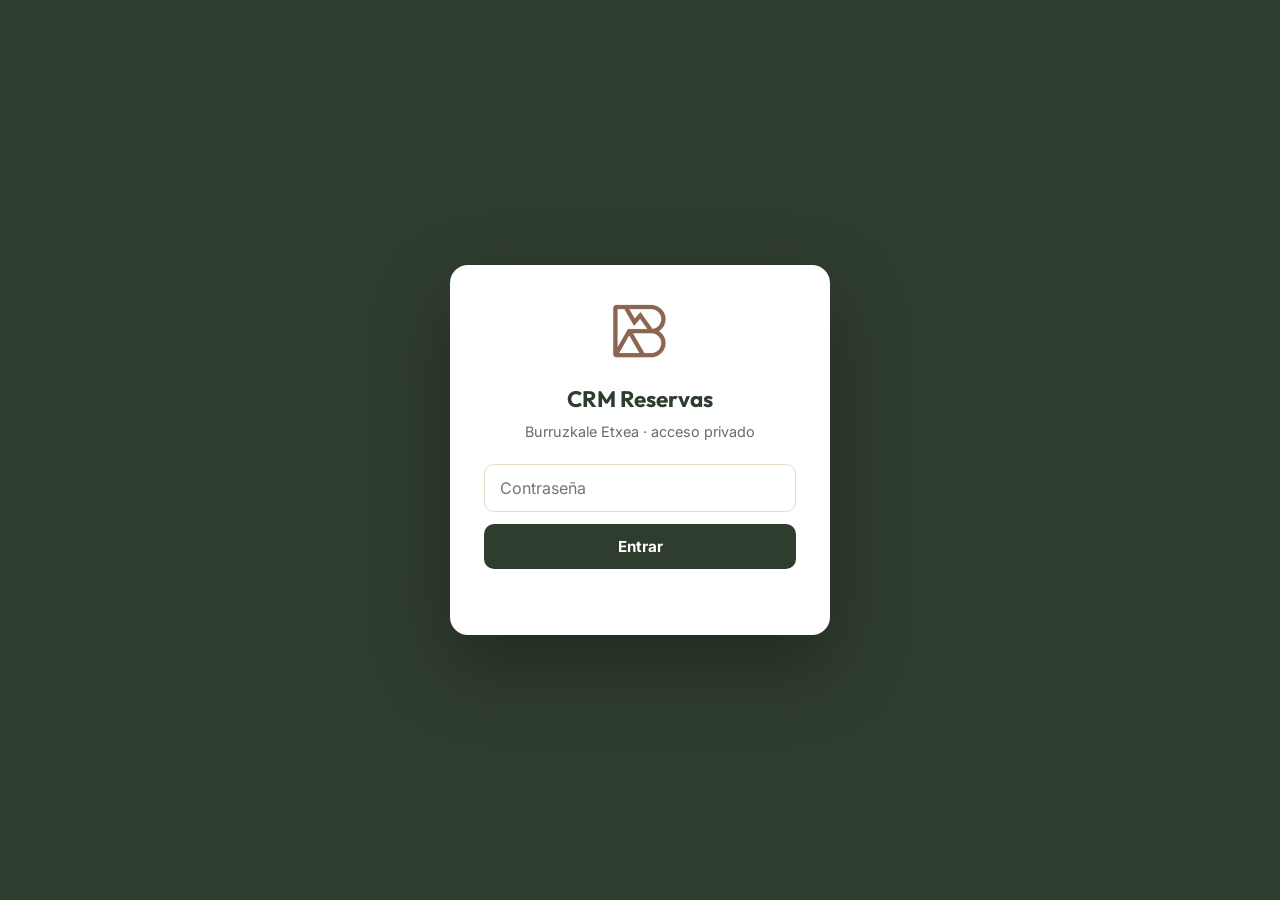
<file: reservas/index.html>
<!DOCTYPE html>
<html lang="es">
<head>
<meta charset="UTF-8">
<meta name="viewport" content="width=device-width, initial-scale=1.0">
<title>CRM Reservas · Burruzkale Etxea</title>
<meta name="robots" content="noindex, nofollow">
<meta name="theme-color" content="#2f3d2f">
<link rel="icon" href="../img/logo-mark.png">
<link rel="stylesheet" href="../assets/fonts.css">
<style>
:root{--green:#2f3d2f;--green-2:#43583f;--moss:#6b7d5a;--gold:#b08d57;--gold-light:#c9a877;--cream:#f6f1e7;--cream-2:#efe7d6;--ink:#26241f;--muted:#6f6a5f;--white:#fff;--amber:#b8893f;--red:#b14a2e;--bosque:#3f7a4a;--line:#e7ddc9}
*{margin:0;padding:0;box-sizing:border-box}
body{font-family:'Inter',system-ui,sans-serif;background:var(--cream);color:var(--ink);line-height:1.5;-webkit-font-smoothing:antialiased}
a{color:inherit;text-decoration:none}
h1,h2,h3,.brand b{font-family:'Outfit',sans-serif}

/* Login gate */
.gate{position:fixed;inset:0;background:var(--green);display:flex;align-items:center;justify-content:center;z-index:200;padding:24px}
.gate.hide{display:none}
.gate-box{background:#fff;border-radius:18px;padding:38px 34px;max-width:380px;width:100%;text-align:center;box-shadow:0 30px 80px rgba(0,0,0,.3)}
.gate-box img{height:60px;margin-bottom:14px}
.gate-box h1{font-size:1.4rem;color:var(--green);margin-bottom:4px}
.gate-box p{color:var(--muted);font-size:.9rem;margin-bottom:22px}
.gate-box input{width:100%;padding:13px 15px;border:1.5px solid var(--line);border-radius:10px;font-size:1rem;font-family:inherit;outline:none;margin-bottom:12px}
.gate-box input:focus{border-color:var(--gold)}
.gate-box button{width:100%;padding:13px;background:var(--green);color:#fff;border:0;border-radius:10px;font-weight:700;font-size:.95rem;cursor:pointer;font-family:inherit}
.gate-box button:hover{background:var(--green-2)}
.gate-err{color:var(--red);font-size:.85rem;margin-top:10px;min-height:18px}

/* Topbar */
.topbar{background:var(--green);color:#fff;padding:14px 26px;display:flex;justify-content:space-between;align-items:center;gap:16px;position:sticky;top:0;z-index:50}
.brand{display:flex;align-items:center;gap:12px}
.brand img{height:38px;width:38px;border-radius:50%;background:#fff;padding:3px;object-fit:contain}
.brand b{font-size:1.1rem;font-weight:800;display:block;line-height:1.1}
.brand small{font-size:.62rem;letter-spacing:.28em;text-transform:uppercase;color:var(--gold-light)}
.topbar-right{display:flex;align-items:center;gap:12px}
.badge{font-size:.66rem;letter-spacing:.16em;text-transform:uppercase;font-weight:700;padding:5px 12px;border-radius:30px;border:1px solid var(--gold-light);color:var(--gold-light)}
.badge.on{color:#bfe6c4;border-color:#bfe6c4}
.tb-btn{background:transparent;border:1px solid rgba(255,255,255,.35);color:#fff;padding:7px 14px;border-radius:8px;font-size:.8rem;cursor:pointer;font-family:inherit;font-weight:600}
.tb-btn:hover{background:rgba(255,255,255,.12)}

main{max-width:1180px;margin:0 auto;padding:28px 24px 70px}
.head{display:flex;justify-content:space-between;align-items:flex-end;gap:18px;margin-bottom:24px;flex-wrap:wrap}
.head h2{font-size:1.7rem;color:var(--green)}
.head p{color:var(--muted);font-size:.88rem;margin-top:2px}
.head-actions{display:flex;gap:10px}
.btn{padding:10px 18px;border-radius:10px;border:1px solid var(--line);background:#fff;color:var(--ink);font-weight:600;font-size:.85rem;cursor:pointer;font-family:inherit}
.btn:hover{border-color:var(--gold)}
.btn-primary{background:var(--green);border-color:var(--green);color:#fff}
.btn-primary:hover{background:var(--green-2)}
.btn-wa{background:#25D366;border-color:#25D366;color:#fff}
.btn-danger:hover{border-color:var(--red);color:var(--red)}

/* KPIs */
.kpis{display:grid;grid-template-columns:repeat(4,1fr);gap:14px;margin-bottom:24px}
.kpi{background:#fff;border:1px solid var(--line);border-radius:14px;padding:18px 20px;position:relative;overflow:hidden}
.kpi::before{content:"";position:absolute;left:0;top:0;width:3px;height:100%;background:var(--gold)}
.kpi.g::before{background:var(--bosque)}.kpi.a::before{background:var(--amber)}.kpi.r::before{background:var(--red)}
.kpi-label{font-size:.66rem;letter-spacing:.14em;text-transform:uppercase;color:var(--muted);font-weight:700;margin-bottom:8px}
.kpi-val{font-family:'Outfit';font-size:2.1rem;font-weight:800;color:var(--green);line-height:1}
.kpi.g .kpi-val{color:var(--bosque)}.kpi.a .kpi-val{color:var(--amber)}.kpi.r .kpi-val{color:var(--red)}
.kpi-sub{font-size:.74rem;color:var(--muted);margin-top:5px}

/* Filters */
.filters{display:flex;gap:8px;margin-bottom:16px;flex-wrap:wrap;align-items:center}
.filter{padding:8px 15px;border:1px solid var(--line);background:#fff;color:var(--muted);font-size:.8rem;font-weight:600;cursor:pointer;border-radius:8px;font-family:inherit}
.filter.active{background:var(--green);border-color:var(--green);color:#fff}
.search{flex:1;min-width:200px;background:#fff;border:1px solid var(--line);border-radius:8px;padding:9px 13px;font-family:inherit;font-size:.88rem;outline:none}
.search:focus{border-color:var(--gold)}

/* Table */
.table-wrap{background:#fff;border:1px solid var(--line);border-radius:14px;overflow-x:auto}
table{width:100%;border-collapse:collapse;font-size:.88rem}
thead{background:var(--cream-2)}
th{text-align:left;padding:13px 16px;font-size:.66rem;letter-spacing:.14em;text-transform:uppercase;color:var(--green-2);font-weight:700;white-space:nowrap}
td{padding:13px 16px;border-top:1px solid var(--line);vertical-align:middle}
tbody tr{cursor:pointer;transition:.12s}
tbody tr:hover{background:var(--cream)}
.c-name{font-weight:700;color:var(--ink)}
.c-name small{display:block;color:var(--muted);font-weight:400;font-size:.78rem;margin-top:2px}
.c-when{font-weight:600;color:var(--green)}
.c-when small{display:block;color:var(--muted);font-weight:400;font-size:.74rem;margin-top:2px}
.c-pax{font-family:'Outfit';font-weight:800;color:var(--gold);font-size:1.15rem}
.pill{display:inline-block;padding:4px 11px;border-radius:30px;font-size:.68rem;font-weight:700;letter-spacing:.06em;text-transform:uppercase;border:1px solid}
.p-pendiente{color:var(--amber);border-color:#e3cd9b;background:#faf3e4}
.p-confirmada{color:var(--bosque);border-color:#bfe0c5;background:#eef7ef}
.p-cancelada{color:var(--red);border-color:#e6c3b8;background:#fbeee9}
.empty{padding:70px 20px;text-align:center;color:var(--muted)}
.empty h3{color:var(--green);font-size:1.4rem;margin-bottom:8px}

/* Detail drawer */
.drawer-bg{position:fixed;inset:0;background:rgba(38,36,31,.55);backdrop-filter:blur(3px);z-index:99;opacity:0;visibility:hidden;transition:.2s}
.drawer-bg.open{opacity:1;visibility:visible}
.drawer{position:fixed;top:0;right:0;height:100vh;width:min(460px,94vw);background:#fff;z-index:100;transform:translateX(100%);transition:.28s ease;display:flex;flex-direction:column}
.drawer.open{transform:translateX(0)}
.drawer-head{background:var(--green);color:#fff;padding:22px 24px}
.drawer-head h2{font-size:1.3rem}
.drawer-head p{font-size:.72rem;letter-spacing:.1em;opacity:.8;margin-top:4px}
.drawer-body{flex:1;overflow-y:auto;padding:22px 24px}
.d-row{display:flex;justify-content:space-between;gap:14px;padding:11px 0;border-bottom:1px dashed var(--line)}
.d-row b{font-size:.68rem;letter-spacing:.12em;text-transform:uppercase;color:var(--muted);font-weight:700}
.d-row span{text-align:right;font-weight:600;color:var(--ink)}
.d-row span a{color:var(--green-2);text-decoration:underline}
.drawer-actions{padding:18px 24px;border-top:1px solid var(--line);display:flex;flex-wrap:wrap;gap:8px}
.x{background:transparent;border:1px solid rgba(255,255,255,.4);color:#fff;width:32px;height:32px;border-radius:8px;cursor:pointer;font-size:18px;float:right}

/* Modal manual */
.modal-bg{position:fixed;inset:0;background:rgba(38,36,31,.6);backdrop-filter:blur(3px);z-index:110;opacity:0;visibility:hidden;transition:.2s}
.modal-bg.open{opacity:1;visibility:visible}
.modal{position:fixed;top:50%;left:50%;transform:translate(-50%,-48%) scale(.98);background:#fff;border-radius:16px;width:min(500px,94vw);max-height:92vh;overflow-y:auto;z-index:111;opacity:0;visibility:hidden;transition:.22s}
.modal.open{opacity:1;visibility:visible;transform:translate(-50%,-50%) scale(1)}
.modal-head{background:var(--green);color:#fff;padding:20px 24px;display:flex;justify-content:space-between;align-items:center}
.modal-head h3{font-size:1.2rem}
.modal-body{padding:22px 24px}
.f-row{display:grid;grid-template-columns:1fr 1fr;gap:12px;margin-bottom:12px}
.f-row.single{grid-template-columns:1fr}
.f{display:flex;flex-direction:column;gap:5px}
.f label{font-size:.68rem;letter-spacing:.1em;text-transform:uppercase;color:var(--muted);font-weight:700}
.f input,.f select,.f textarea{padding:11px 13px;border:1.5px solid var(--line);border-radius:9px;font-family:inherit;font-size:.92rem;outline:none;background:#fff;color:var(--ink)}
.f input:focus,.f select:focus,.f textarea:focus{border-color:var(--gold)}
.f textarea{resize:vertical;min-height:60px}

@media(max-width:780px){.kpis{grid-template-columns:repeat(2,1fr)}.f-row{grid-template-columns:1fr}.head{flex-direction:column;align-items:flex-start}}
</style>
</head>
<body>

<!-- Gate de acceso -->
<div class="gate" id="gate">
  <div class="gate-box">
    <img src="../img/logo-mark.png" alt="Burruzkale Etxea">
    <h1>CRM Reservas</h1>
    <p>Burruzkale Etxea · acceso privado</p>
    <input type="password" id="gate-pass" placeholder="Contraseña" autocomplete="current-password">
    <button id="gate-btn">Entrar</button>
    <div class="gate-err" id="gate-err"></div>
  </div>
</div>

<div class="topbar">
  <div class="brand">
    <img src="../img/logo-mark.png" alt="">
    <div><b>Burruzkale Etxea</b><small>CRM Reservas</small></div>
  </div>
  <div class="topbar-right">
    <span class="badge" id="conn">Conectando…</span>
    <button class="tb-btn" id="logout">Salir</button>
  </div>
</div>

<main>
  <div class="head">
    <div>
      <h2>Reservas</h2>
      <p id="updated">Sincronizado con la web de Burruzkale Etxea</p>
    </div>
    <div class="head-actions">
      <button class="btn btn-primary" id="btn-new">+ Reserva manual</button>
      <button class="btn" id="btn-refresh">Actualizar</button>
    </div>
  </div>

  <div class="kpis">
    <div class="kpi"><div class="kpi-label">Próximas entradas</div><div class="kpi-val" id="k-prox">0</div><div class="kpi-sub">de hoy en adelante</div></div>
    <div class="kpi a"><div class="kpi-label">Pendientes</div><div class="kpi-val" id="k-pen">0</div><div class="kpi-sub">esperan confirmación</div></div>
    <div class="kpi g"><div class="kpi-label">Confirmadas</div><div class="kpi-val" id="k-conf">0</div><div class="kpi-sub">listas</div></div>
    <div class="kpi"><div class="kpi-label">Noches (30 días)</div><div class="kpi-val" id="k-noches">0</div><div class="kpi-sub">próximo mes</div></div>
  </div>

  <div class="filters">
    <button class="filter active" data-f="proximas">Próximas</button>
    <button class="filter" data-f="todas">Todas</button>
    <button class="filter" data-f="pendiente">Pendientes</button>
    <button class="filter" data-f="confirmada">Confirmadas</button>
    <button class="filter" data-f="cancelada">Canceladas</button>
    <input type="search" class="search" id="search" placeholder="Buscar nombre o teléfono…">
  </div>

  <div class="table-wrap">
    <table>
      <thead><tr><th>Cliente</th><th>Entrada → Salida</th><th>Habitación</th><th>Pers.</th><th>Estado</th></tr></thead>
      <tbody id="tbody"></tbody>
    </table>
    <div class="empty" id="empty" style="display:none"><h3>Sin reservas</h3><p>Cuando entren reservas desde la web aparecerán aquí.</p></div>
  </div>
</main>

<!-- Drawer detalle -->
<div class="drawer-bg" id="dbg"></div>
<aside class="drawer" id="drawer">
  <div class="drawer-head">
    <button class="x" id="d-close">×</button>
    <h2 id="d-name">—</h2>
    <p id="d-id">—</p>
  </div>
  <div class="drawer-body" id="d-body"></div>
  <div class="drawer-actions">
    <button class="btn btn-wa" id="d-wa">💬 Confirmar por WhatsApp</button>
    <button class="btn btn-primary" data-set="confirmada">Confirmar</button>
    <button class="btn" data-set="pendiente">Pendiente</button>
    <button class="btn btn-danger" data-set="cancelada">Cancelar</button>
    <button class="btn btn-danger" id="d-del">Borrar</button>
  </div>
</aside>

<!-- Modal reserva manual -->
<div class="modal-bg" id="mbg"></div>
<div class="modal" id="modal">
  <div class="modal-head"><h3>Reserva manual</h3><button class="x" id="m-close" style="float:none">×</button></div>
  <div class="modal-body">
    <form id="mform">
      <div class="f-row single"><div class="f"><label>Nombre</label><input name="nombre" required placeholder="Nombre del cliente"></div></div>
      <div class="f-row">
        <div class="f"><label>Entrada</label><input name="fecha" type="date" required></div>
        <div class="f"><label>Salida</label><input name="salida" type="date" required></div>
      </div>
      <div class="f-row">
        <div class="f"><label>Habitación</label><select name="habitacion"><option>Habitación Estándar</option><option>Habitación Superior</option><option>Indiferente</option></select></div>
        <div class="f"><label>Personas</label><select name="comensales"><option value="1">1</option><option value="2" selected>2</option><option value="3">3</option><option value="4">4</option></select></div>
      </div>
      <div class="f-row single"><div class="f"><label>Teléfono</label><input name="telefono" type="tel" placeholder="6XX XXX XXX"></div></div>
      <div class="f-row single"><div class="f"><label>Notas</label><textarea name="notas" placeholder="Detalles, peticiones…"></textarea></div></div>
      <button type="submit" class="btn btn-primary" style="width:100%;padding:14px;margin-top:4px">Guardar reserva</button>
    </form>
  </div>
</div>

<script>
/* ─────── CONFIG ─────── */
const ENDPOINT='https://gg-reservas-erp.josugarciandia.workers.dev/api/reservas';
const FILTRO='burruzkale-etxea';
const NOMBRE='Burruzkale Etxea';
const CLAVE='burruzkale2026';   // ← cámbiala aquí cuando quieras
const SESSKEY='bk_crm_ok';

/* ─────── GATE ─────── */
const gate=document.getElementById('gate');
function abrir(){gate.classList.add('hide');init();}
if(sessionStorage.getItem(SESSKEY)==='1')abrir();
document.getElementById('gate-btn').addEventListener('click',tryLogin);
document.getElementById('gate-pass').addEventListener('keydown',e=>{if(e.key==='Enter')tryLogin();});
function tryLogin(){
  const v=document.getElementById('gate-pass').value;
  if(v===CLAVE){sessionStorage.setItem(SESSKEY,'1');abrir();}
  else document.getElementById('gate-err').textContent='Contraseña incorrecta';
}
document.getElementById('logout').addEventListener('click',()=>{sessionStorage.removeItem(SESSKEY);location.reload();});

/* ─────── ESTADO ─────── */
let DATA=[], state={filter:'proximas',search:'',sel:null};
const $=id=>document.getElementById(id);
const esc=s=>(s==null?'':String(s)).replace(/[&<>"']/g,c=>({'&':'&amp;','<':'&lt;','>':'&gt;','"':'&quot;',"'":'&#39;'}[c]));
const hoy=()=>new Date().toISOString().slice(0,10);
function fmt(iso){if(!iso)return'—';const d=new Date(iso+'T00:00:00');return d.toLocaleDateString('es-ES',{weekday:'short',day:'2-digit',month:'short'}).replace('.','');}
function fechaLarga(iso){if(!iso)return'';const d=new Date(iso+'T00:00:00');return d.toLocaleDateString('es-ES',{weekday:'long',day:'numeric',month:'long'});}
function waNum(t){let n=String(t||'').trim();const p=n.startsWith('+');n=n.replace(/\D/g,'');if(p)return n;if(n.length===9)return'34'+n;return n;}
function pill(s){const m={pendiente:'Pendiente',confirmada:'Confirmada',cancelada:'Cancelada'};return `<span class="pill p-${s||'pendiente'}">${m[s]||'Pendiente'}</span>`;}

/* ─────── FETCH ─────── */
function cargar(){
  $('conn').textContent='Conectando…';$('conn').className='badge';
  fetch(ENDPOINT+'?restaurante='+FILTRO,{mode:'cors'})
    .then(r=>r.ok?r.json():Promise.reject())
    .then(d=>{DATA=Array.isArray(d)?d:[];$('conn').textContent='Conectado';$('conn').className='badge on';render();})
    .catch(()=>{$('conn').textContent='Sin conexión';$('conn').className='badge';render();});
}

/* ─────── RENDER ─────── */
function render(){
  const f=hoy();
  $('k-prox').textContent=DATA.filter(r=>r.fecha>=f&&r.estado!=='cancelada').length;
  $('k-pen').textContent=DATA.filter(r=>(!r.estado||r.estado==='pendiente')).length;
  $('k-conf').textContent=DATA.filter(r=>r.estado==='confirmada').length;
  const f30=new Date(Date.now()+30*86400000).toISOString().slice(0,10);
  $('k-noches').textContent=DATA.filter(r=>r.fecha>=f&&r.fecha<=f30&&r.estado!=='cancelada').reduce((s,r)=>s+(parseInt(r.noches)||0),0);

  let list=DATA.slice();
  if(state.filter==='proximas')list=list.filter(r=>r.fecha>=f&&r.estado!=='cancelada');
  else if(state.filter==='pendiente')list=list.filter(r=>!r.estado||r.estado==='pendiente');
  else if(state.filter==='confirmada')list=list.filter(r=>r.estado==='confirmada');
  else if(state.filter==='cancelada')list=list.filter(r=>r.estado==='cancelada');
  if(state.search){const q=state.search.toLowerCase();list=list.filter(r=>(r.nombre||'').toLowerCase().includes(q)||(r.telefono||'').includes(q));}
  list.sort((a,b)=>(a.fecha||'').localeCompare(b.fecha||''));

  const tb=$('tbody');
  if(!list.length){tb.innerHTML='';$('empty').style.display='block';return;}
  $('empty').style.display='none';
  tb.innerHTML=list.map(r=>`<tr data-id="${r.id}">
    <td class="c-name">${esc(r.nombre||'—')}<small>${esc(r.telefono||'')}</small></td>
    <td class="c-when">${fmt(r.fecha)} → ${fmt(r.salida)}<small>${r.noches||'?'} noche(s)</small></td>
    <td>${esc(r.habitacion||'—')}</td>
    <td><span class="c-pax">${r.comensales||'—'}</span></td>
    <td>${pill(r.estado)}</td>
  </tr>`).join('');
  tb.querySelectorAll('tr').forEach(tr=>tr.addEventListener('click',()=>openDrawer(tr.dataset.id)));
  $('updated').textContent='Actualizado '+new Date().toLocaleTimeString('es-ES',{hour:'2-digit',minute:'2-digit'})+' · '+DATA.length+' reservas';
}

/* ─────── DRAWER ─────── */
function openDrawer(id){
  const r=DATA.find(x=>x.id===id);if(!r)return;state.sel=id;
  $('d-name').textContent=r.nombre||'—';
  $('d-id').textContent=r.id+' · '+(r.origen||'web');
  const num=waNum(r.telefono);
  $('d-body').innerHTML=`
    <div class="d-row"><b>Estado</b><span>${pill(r.estado)}</span></div>
    <div class="d-row"><b>Entrada</b><span>${fmt(r.fecha)}</span></div>
    <div class="d-row"><b>Salida</b><span>${fmt(r.salida)}</span></div>
    <div class="d-row"><b>Noches</b><span>${r.noches||'—'}</span></div>
    <div class="d-row"><b>Habitación</b><span>${esc(r.habitacion||'—')}</span></div>
    <div class="d-row"><b>Personas</b><span>${r.comensales||'—'}</span></div>
    <div class="d-row"><b>Teléfono</b><span>${r.telefono?`<a href="tel:${esc(r.telefono)}">${esc(r.telefono)}</a>`:'—'}</span></div>
    <div class="d-row"><b>Email</b><span>${r.email?`<a href="mailto:${esc(r.email)}">${esc(r.email)}</a>`:'—'}</span></div>
    <div class="d-row"><b>Notas</b><span>${esc(r.notas||'—')}</span></div>
    <div class="d-row"><b>Recibida</b><span>${r.created_at?new Date(r.created_at).toLocaleString('es-ES'):'—'}</span></div>`;
  $('d-wa').style.display=num?'':'none';
  $('drawer').classList.add('open');$('dbg').classList.add('open');
}
function closeDrawer(){$('drawer').classList.remove('open');$('dbg').classList.remove('open');state.sel=null;}
$('d-close').addEventListener('click',closeDrawer);$('dbg').addEventListener('click',closeDrawer);

function setEstado(estado){
  if(!state.sel)return;const r=DATA.find(x=>x.id===state.sel);if(!r)return;
  r.estado=estado;render();
  fetch(ENDPOINT+'/'+r.id,{method:'PATCH',headers:{'Content-Type':'application/json'},mode:'cors',body:JSON.stringify({estado})}).catch(()=>{});
  closeDrawer();
}
document.querySelectorAll('[data-set]').forEach(b=>b.addEventListener('click',()=>setEstado(b.dataset.set)));

$('d-wa').addEventListener('click',()=>{
  const r=DATA.find(x=>x.id===state.sel);if(!r)return;const num=waNum(r.telefono);if(!num)return;
  const pax=r.comensales?` para ${r.comensales} personas`:'';
  const msg=`¡Hola${r.nombre?' '+r.nombre.split(' ')[0]:''}! 👋 Te escribimos desde ${NOMBRE}. Te confirmamos tu reserva${r.fecha?` del ${fechaLarga(r.fecha)}`:''}${r.salida?` al ${fechaLarga(r.salida)}`:''}${pax}. ¡Muchas gracias y te esperamos! 🌿`;
  window.open(`https://wa.me/${num}?text=${encodeURIComponent(msg)}`,'_blank');
});

$('d-del').addEventListener('click',()=>{
  if(!state.sel)return;if(!confirm('¿Borrar esta reserva? No se puede deshacer.'))return;
  const id=state.sel;DATA=DATA.filter(x=>x.id!==id);render();closeDrawer();
  fetch(ENDPOINT+'/'+id,{method:'DELETE',mode:'cors'}).catch(()=>{});
});

/* ─────── FILTROS ─────── */
document.querySelectorAll('.filter[data-f]').forEach(b=>b.addEventListener('click',()=>{
  document.querySelectorAll('.filter[data-f]').forEach(x=>x.classList.remove('active'));
  b.classList.add('active');state.filter=b.dataset.f;render();
}));
$('search').addEventListener('input',e=>{state.search=e.target.value;render();});
$('btn-refresh').addEventListener('click',cargar);

/* ─────── MODAL MANUAL ─────── */
function openModal(){$('modal').classList.add('open');$('mbg').classList.add('open');}
function closeModal(){$('modal').classList.remove('open');$('mbg').classList.remove('open');}
$('btn-new').addEventListener('click',openModal);
$('m-close').addEventListener('click',closeModal);$('mbg').addEventListener('click',closeModal);
$('mform').addEventListener('submit',e=>{
  e.preventDefault();
  const d=Object.fromEntries(new FormData(e.target).entries());
  if(d.fecha&&d.salida){d.noches=Math.max(1,Math.round((new Date(d.salida)-new Date(d.fecha))/86400000));}
  const payload={restaurante:FILTRO,restaurante_nombre:NOMBRE,origen:'manual',estado:'confirmada',...d,comensales:parseInt(d.comensales,10)||''};
  fetch(ENDPOINT,{method:'POST',headers:{'Content-Type':'application/json'},mode:'cors',body:JSON.stringify(payload)})
    .then(r=>r.json()).then(j=>{DATA.unshift(j);render();}).catch(()=>{});
  e.target.reset();closeModal();
});

/* ─────── INIT ─────── */
function init(){cargar();setInterval(cargar,60000);}
</script>
</body>
</html>
</file>
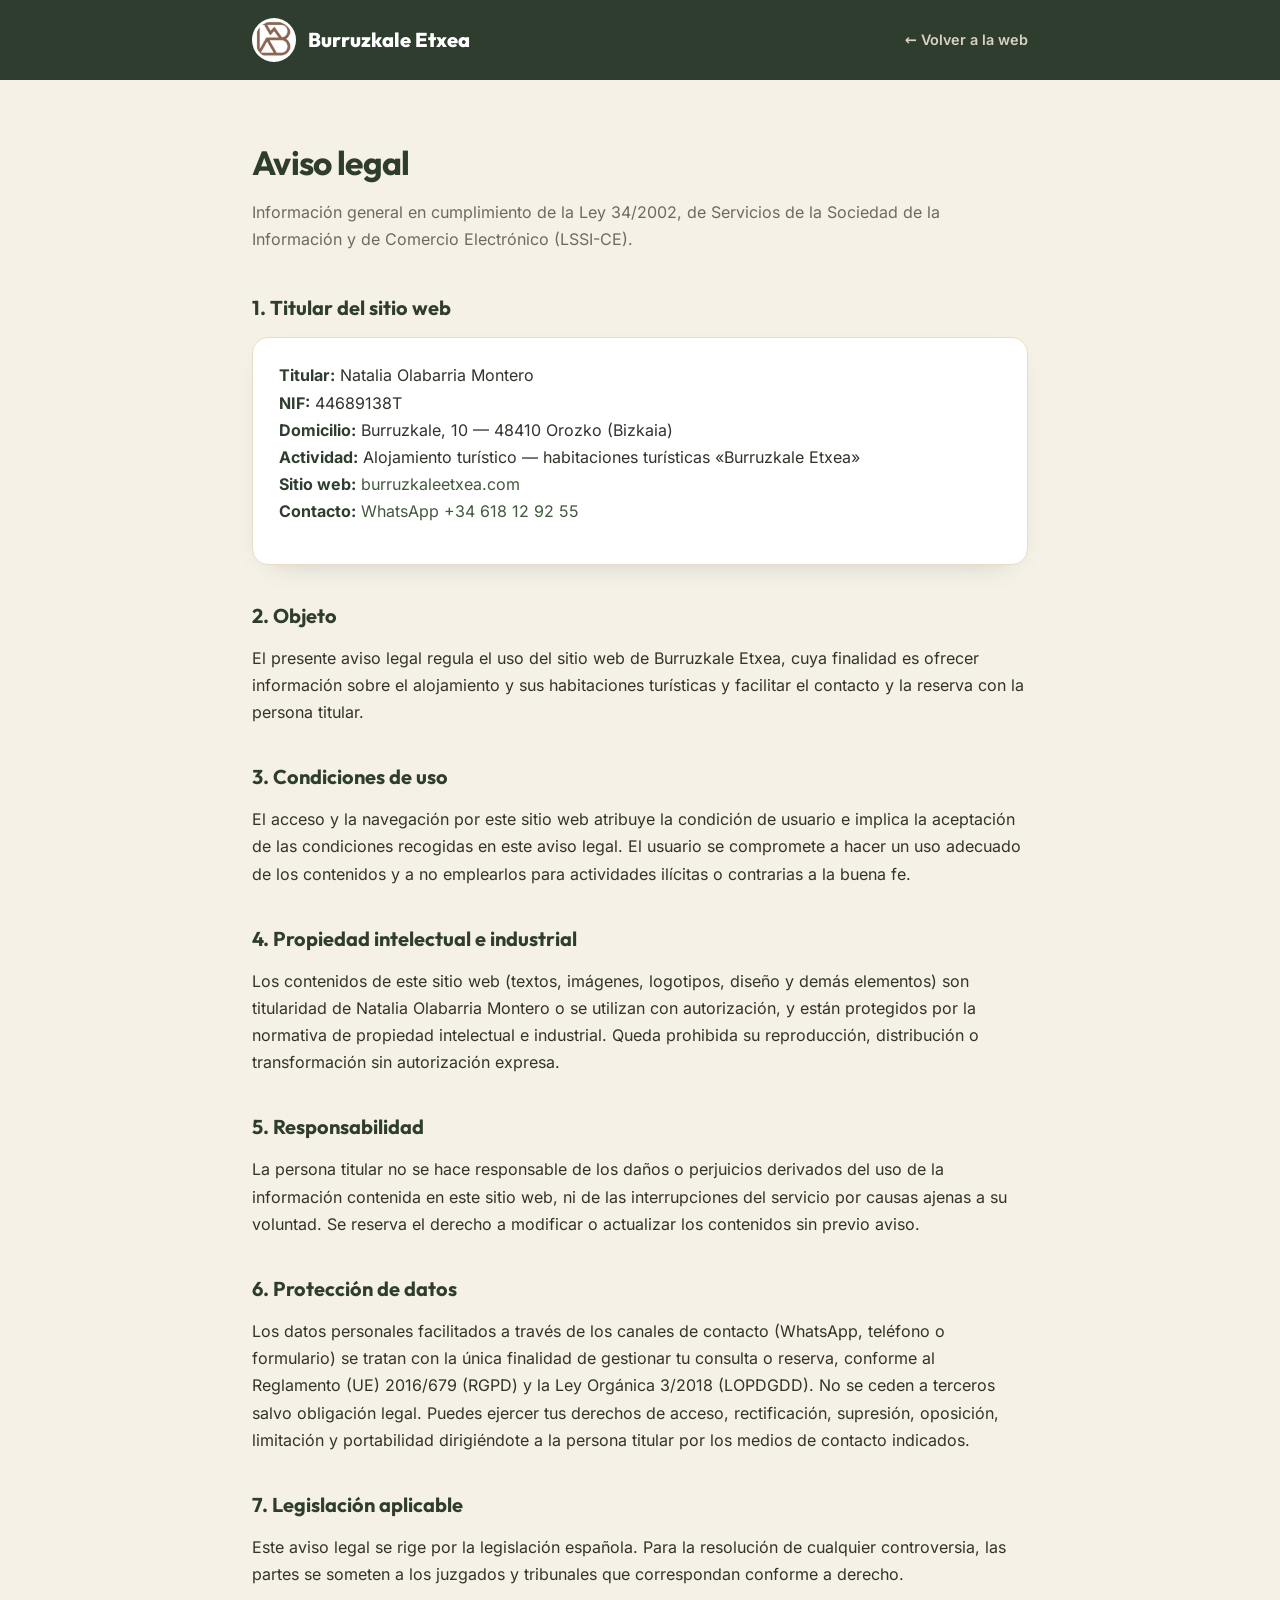
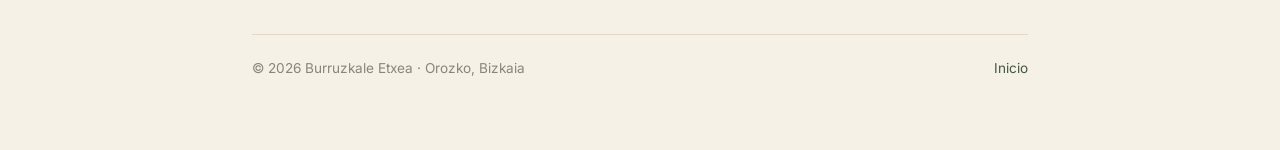
<file: aviso-legal.html>
<!DOCTYPE html>
<html lang="es">
<head>
<meta charset="UTF-8">
<meta name="viewport" content="width=device-width, initial-scale=1.0">
<title>Aviso legal · Burruzkale Etxea · Habitaciones turísticas en Orozko</title>
<meta name="robots" content="noindex, follow">
<meta name="description" content="Aviso legal de Burruzkale Etxea, habitaciones turísticas en Orozko, Bizkaia.">
<link rel="canonical" href="https://burruzkaleetxea.com/aviso-legal.html">
<link rel="icon" href="img/logo-mark.png">
<link rel="stylesheet" href="assets/fonts.css">
<style>
:root{--green:#2f3d2f;--green-2:#43583f;--moss:#6b7d5a;--gold:#b08d57;--gold-light:#c9a877;--cream:#f6f1e7;--ink:#26241f;--muted:#6f6a5f}
*{margin:0;padding:0;box-sizing:border-box}
body{font-family:'Inter',system-ui,sans-serif;color:var(--ink);background:var(--cream);line-height:1.7}
a{color:var(--green-2);text-decoration:none}
a:hover{text-decoration:underline}
.bar{background:var(--green);padding:18px 0}
.wrap{max-width:820px;margin:0 auto;padding:0 22px}
.bar .wrap{display:flex;align-items:center;gap:12px}
.bar img{height:44px;width:44px;border-radius:50%;object-fit:contain;background:#fff;padding:3px}
.bar .name{font-family:'Outfit';font-weight:800;font-size:1.25rem;color:#fff}
.bar .back{margin-left:auto;color:#d8d2c4;font-size:.9rem;font-weight:600}
main{padding:54px 0 70px}
h1{font-family:'Outfit';font-size:2.1rem;letter-spacing:-.02em;margin-bottom:8px;color:var(--green)}
.lead{color:var(--muted);margin-bottom:38px}
h2{font-family:'Outfit';font-size:1.25rem;margin:34px 0 12px;color:var(--green)}
p{margin-bottom:14px;color:#33322c}
ul{margin:0 0 16px 20px;color:#33322c}
li{margin-bottom:6px}
.datos{background:#fff;border:1px solid #e7ddc9;border-radius:16px;padding:24px 26px;margin:6px 0 10px;box-shadow:0 10px 30px -22px rgba(38,36,31,.4)}
.datos b{color:var(--green)}
.foot{border-top:1px solid #e3d9c4;margin-top:46px;padding-top:22px;font-size:.85rem;color:#8a857a;display:flex;justify-content:space-between;flex-wrap:wrap;gap:8px}
</style>
</head>
<body>
<div class="bar"><div class="wrap">
  <img src="img/logo-mark.png" alt="Burruzkale Etxea">
  <span class="name">Burruzkale Etxea</span>
  <a class="back" href="index.html">← Volver a la web</a>
</div></div>

<main><div class="wrap">
  <h1>Aviso legal</h1>
  <p class="lead">Información general en cumplimiento de la Ley 34/2002, de Servicios de la Sociedad de la Información y de Comercio Electrónico (LSSI-CE).</p>

  <h2>1. Titular del sitio web</h2>
  <div class="datos">
    <p><b>Titular:</b> Natalia Olabarria Montero<br>
    <b>NIF:</b> 44689138T<br>
    <b>Domicilio:</b> Burruzkale, 10 — 48410 Orozko (Bizkaia)<br>
    <b>Actividad:</b> Alojamiento turístico — habitaciones turísticas «Burruzkale Etxea»<br>
    <b>Sitio web:</b> <a href="https://burruzkaleetxea.com">burruzkaleetxea.com</a><br>
    <b>Contacto:</b> <a href="https://wa.me/34618129255" target="_blank" rel="noopener">WhatsApp +34 618 12 92 55</a></p>
  </div>

  <h2>2. Objeto</h2>
  <p>El presente aviso legal regula el uso del sitio web de Burruzkale Etxea, cuya finalidad es ofrecer información sobre el alojamiento y sus habitaciones turísticas y facilitar el contacto y la reserva con la persona titular.</p>

  <h2>3. Condiciones de uso</h2>
  <p>El acceso y la navegación por este sitio web atribuye la condición de usuario e implica la aceptación de las condiciones recogidas en este aviso legal. El usuario se compromete a hacer un uso adecuado de los contenidos y a no emplearlos para actividades ilícitas o contrarias a la buena fe.</p>

  <h2>4. Propiedad intelectual e industrial</h2>
  <p>Los contenidos de este sitio web (textos, imágenes, logotipos, diseño y demás elementos) son titularidad de Natalia Olabarria Montero o se utilizan con autorización, y están protegidos por la normativa de propiedad intelectual e industrial. Queda prohibida su reproducción, distribución o transformación sin autorización expresa.</p>

  <h2>5. Responsabilidad</h2>
  <p>La persona titular no se hace responsable de los daños o perjuicios derivados del uso de la información contenida en este sitio web, ni de las interrupciones del servicio por causas ajenas a su voluntad. Se reserva el derecho a modificar o actualizar los contenidos sin previo aviso.</p>

  <h2>6. Protección de datos</h2>
  <p>Los datos personales facilitados a través de los canales de contacto (WhatsApp, teléfono o formulario) se tratan con la única finalidad de gestionar tu consulta o reserva, conforme al Reglamento (UE) 2016/679 (RGPD) y la Ley Orgánica 3/2018 (LOPDGDD). No se ceden a terceros salvo obligación legal. Puedes ejercer tus derechos de acceso, rectificación, supresión, oposición, limitación y portabilidad dirigiéndote a la persona titular por los medios de contacto indicados.</p>

  <h2>7. Legislación aplicable</h2>
  <p>Este aviso legal se rige por la legislación española. Para la resolución de cualquier controversia, las partes se someten a los juzgados y tribunales que correspondan conforme a derecho.</p>

  <div class="foot">
    <span>© 2026 Burruzkale Etxea · Orozko, Bizkaia</span>
    <span><a href="index.html">Inicio</a></span>
  </div>
</div></main>
</body>
</html>
</file>
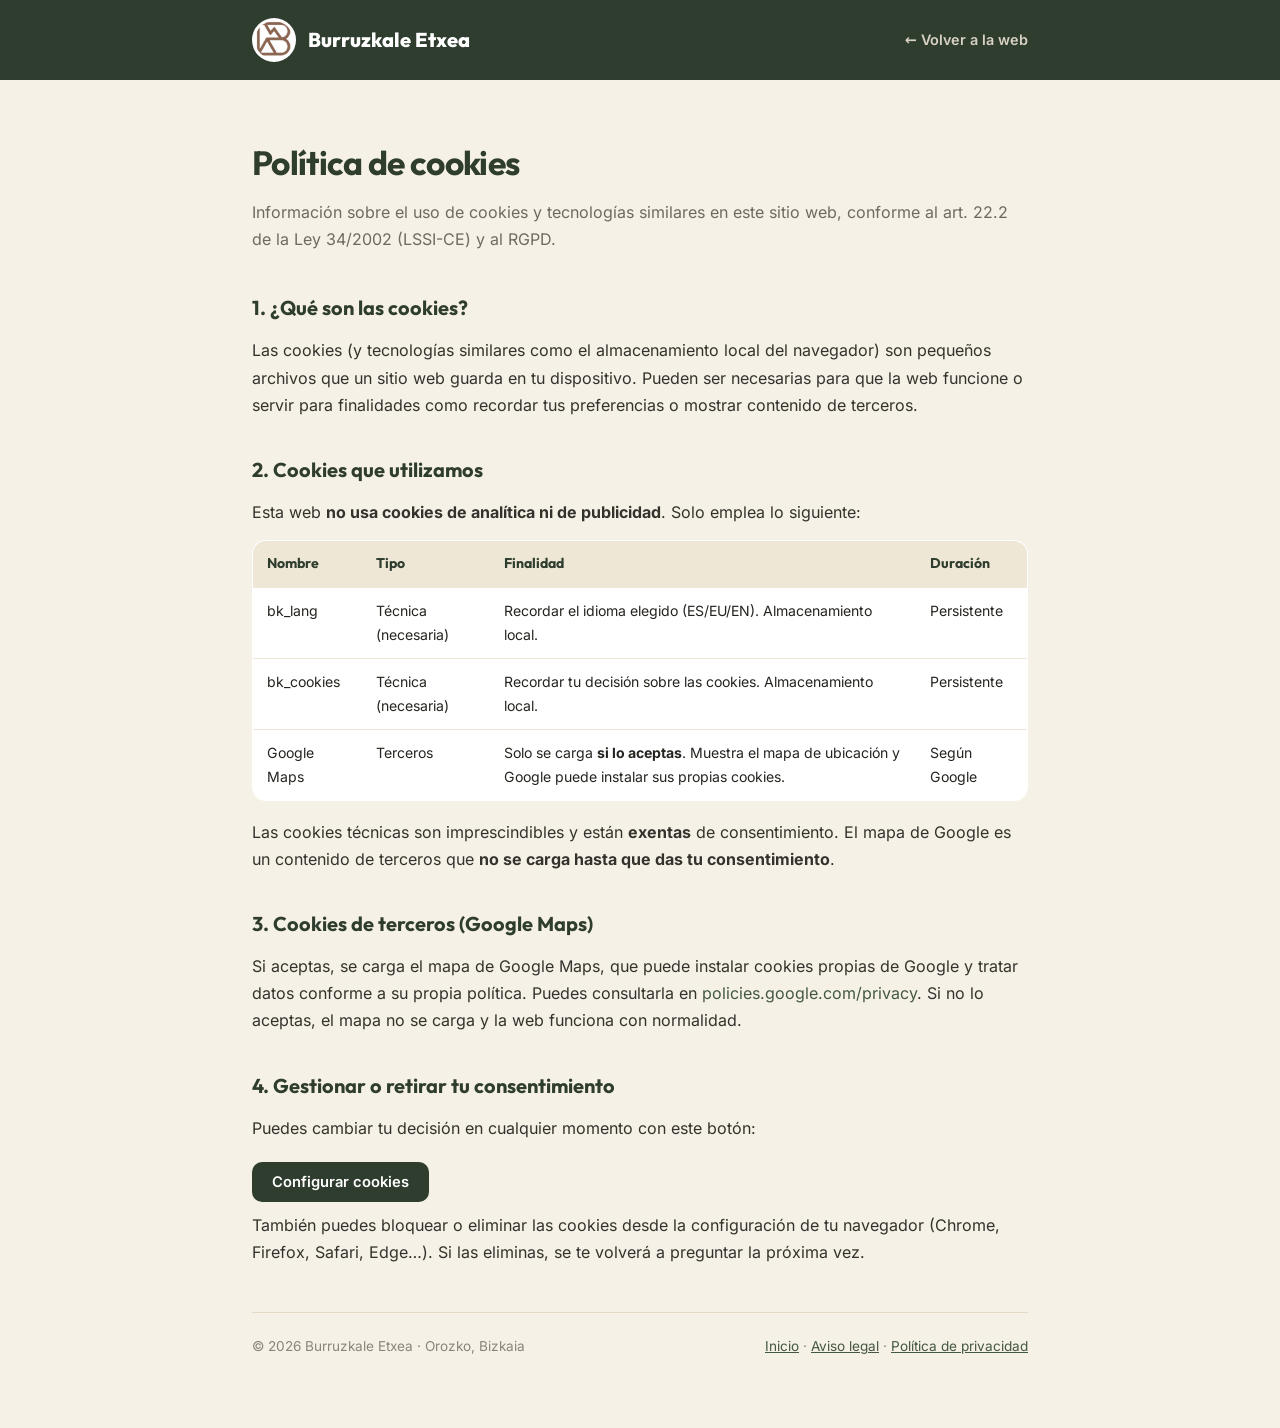
<file: politica-cookies.html>
<!DOCTYPE html>
<html lang="es">
<head>
<meta charset="UTF-8">
<meta name="viewport" content="width=device-width, initial-scale=1.0">
<title>Política de cookies · Burruzkale Etxea</title>
<meta name="robots" content="noindex, follow">
<meta name="description" content="Política de cookies de Burruzkale Etxea.">
<link rel="canonical" href="https://burruzkaleetxea.com/politica-cookies.html">
<link rel="icon" href="img/logo-mark.png">
<link rel="stylesheet" href="assets/fonts.css">
<style>
:root{--green:#2f3d2f;--green-2:#43583f;--moss:#6b7d5a;--gold:#b08d57;--gold-light:#c9a877;--cream:#f6f1e7;--cream-2:#efe7d6;--ink:#26241f;--muted:#6f6a5f}
*{margin:0;padding:0;box-sizing:border-box}
body{font-family:'Inter',system-ui,sans-serif;color:var(--ink);background:var(--cream);line-height:1.7}
a{color:var(--green-2);text-decoration:none}
a:hover{text-decoration:underline}
.bar{background:var(--green);padding:18px 0}
.wrap{max-width:820px;margin:0 auto;padding:0 22px}
.bar .wrap{display:flex;align-items:center;gap:12px}
.bar img{height:44px;width:44px;border-radius:50%;object-fit:contain;background:#fff;padding:3px}
.bar .name{font-family:'Outfit';font-weight:800;font-size:1.25rem;color:#fff}
.bar .back{margin-left:auto;color:#d8d2c4;font-size:.9rem;font-weight:600}
main{padding:54px 0 70px}
h1{font-family:'Outfit';font-size:2.1rem;letter-spacing:-.02em;margin-bottom:8px;color:var(--green)}
.lead{color:var(--muted);margin-bottom:38px}
h2{font-family:'Outfit';font-size:1.25rem;margin:34px 0 12px;color:var(--green)}
p{margin-bottom:14px;color:#33322c}
ul{margin:0 0 16px 20px;color:#33322c}
li{margin-bottom:6px}
.btn-cfg{display:inline-block;background:var(--green);color:#fff;border:0;border-radius:10px;padding:11px 20px;font-weight:600;cursor:pointer;font-family:inherit;font-size:.92rem;margin:6px 0 10px}
.tbl-wrap{overflow-x:auto;margin:10px 0 18px}
table{border-collapse:collapse;width:100%;background:#fff;border:1px solid #e7ddc9;border-radius:14px;overflow:hidden;font-size:.88rem}
th,td{text-align:left;padding:11px 14px;border-bottom:1px solid #efe7d6;vertical-align:top}
th{background:var(--cream-2);color:var(--green);font-family:'Outfit'}
tr:last-child td{border-bottom:0}
.foot{border-top:1px solid #e3d9c4;margin-top:46px;padding-top:22px;font-size:.85rem;color:#8a857a;display:flex;justify-content:space-between;flex-wrap:wrap;gap:8px}
.foot a{color:var(--green-2);text-decoration:underline}
</style>
</head>
<body>
<div class="bar"><div class="wrap">
  <img src="img/logo-mark.png" alt="Burruzkale Etxea">
  <span class="name">Burruzkale Etxea</span>
  <a class="back" href="index.html">← Volver a la web</a>
</div></div>

<main><div class="wrap">
  <h1>Política de cookies</h1>
  <p class="lead">Información sobre el uso de cookies y tecnologías similares en este sitio web, conforme al art. 22.2 de la Ley 34/2002 (LSSI-CE) y al RGPD.</p>

  <h2>1. ¿Qué son las cookies?</h2>
  <p>Las cookies (y tecnologías similares como el almacenamiento local del navegador) son pequeños archivos que un sitio web guarda en tu dispositivo. Pueden ser necesarias para que la web funcione o servir para finalidades como recordar tus preferencias o mostrar contenido de terceros.</p>

  <h2>2. Cookies que utilizamos</h2>
  <p>Esta web <b>no usa cookies de analítica ni de publicidad</b>. Solo emplea lo siguiente:</p>
  <div class="tbl-wrap">
  <table>
    <tr><th>Nombre</th><th>Tipo</th><th>Finalidad</th><th>Duración</th></tr>
    <tr><td>bk_lang</td><td>Técnica (necesaria)</td><td>Recordar el idioma elegido (ES/EU/EN). Almacenamiento local.</td><td>Persistente</td></tr>
    <tr><td>bk_cookies</td><td>Técnica (necesaria)</td><td>Recordar tu decisión sobre las cookies. Almacenamiento local.</td><td>Persistente</td></tr>
    <tr><td>Google Maps</td><td>Terceros</td><td>Solo se carga <b>si lo aceptas</b>. Muestra el mapa de ubicación y Google puede instalar sus propias cookies.</td><td>Según Google</td></tr>
  </table>
  </div>
  <p>Las cookies técnicas son imprescindibles y están <b>exentas</b> de consentimiento. El mapa de Google es un contenido de terceros que <b>no se carga hasta que das tu consentimiento</b>.</p>

  <h2>3. Cookies de terceros (Google Maps)</h2>
  <p>Si aceptas, se carga el mapa de Google Maps, que puede instalar cookies propias de Google y tratar datos conforme a su propia política. Puedes consultarla en <a href="https://policies.google.com/privacy" target="_blank" rel="noopener">policies.google.com/privacy</a>. Si no lo aceptas, el mapa no se carga y la web funciona con normalidad.</p>

  <h2>4. Gestionar o retirar tu consentimiento</h2>
  <p>Puedes cambiar tu decisión en cualquier momento con este botón:</p>
  <button type="button" class="btn-cfg" data-cookies-config>Configurar cookies</button>
  <p>También puedes bloquear o eliminar las cookies desde la configuración de tu navegador (Chrome, Firefox, Safari, Edge…). Si las eliminas, se te volverá a preguntar la próxima vez.</p>

  <div class="foot">
    <span>© 2026 Burruzkale Etxea · Orozko, Bizkaia</span>
    <span><a href="index.html">Inicio</a> · <a href="aviso-legal.html">Aviso legal</a> · <a href="politica-privacidad.html">Política de privacidad</a></span>
  </div>
</div></main>
<script>
/* Permite reabrir el banner de cookies desde esta página */
(function(){
  document.querySelectorAll('[data-cookies-config]').forEach(function(el){
    el.addEventListener('click',function(e){
      e.preventDefault();
      try{localStorage.removeItem('bk_cookies');}catch(_){}
      location.href='index.html';
    });
  });
})();
</script>
</body>
</html>
</file>
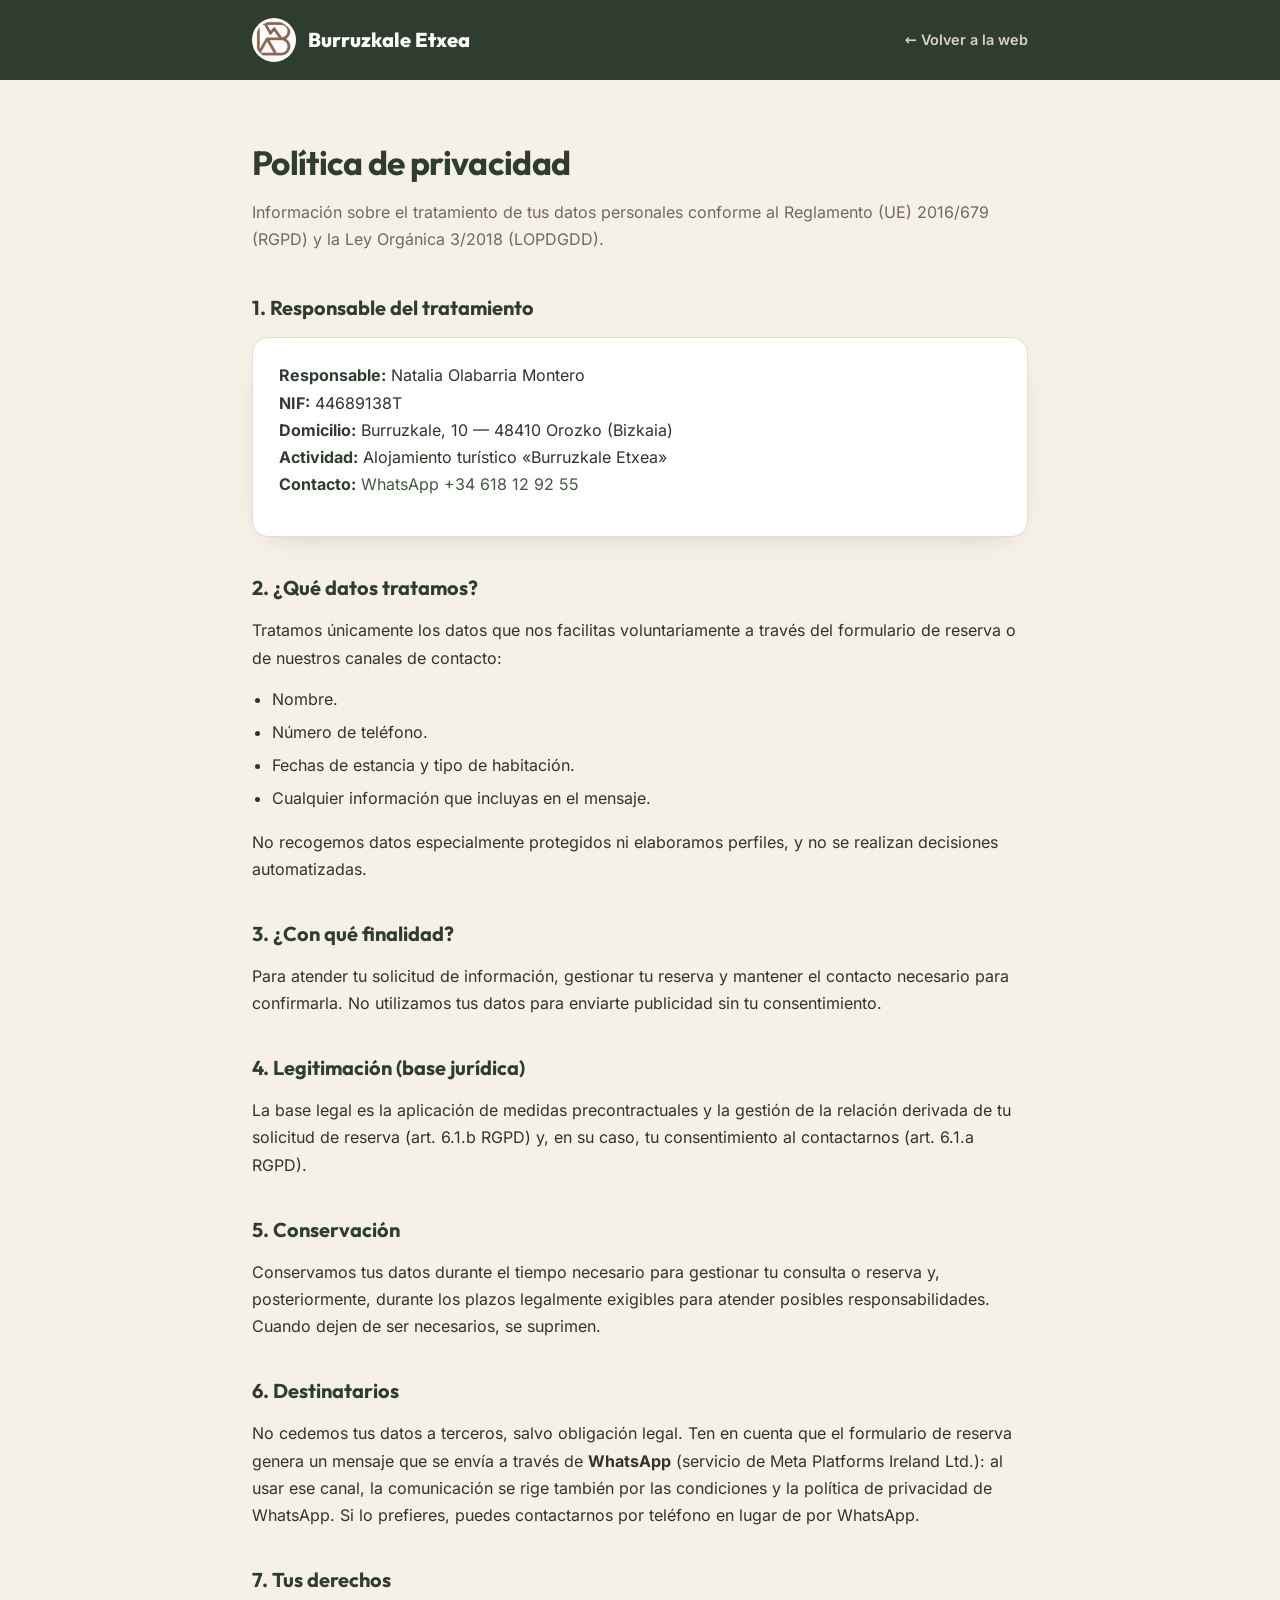
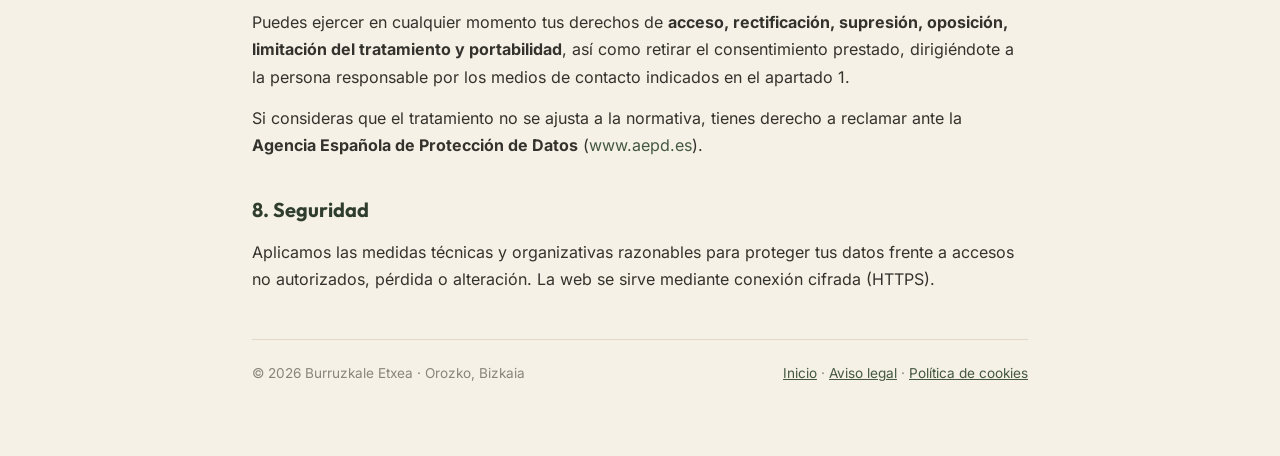
<file: politica-privacidad.html>
<!DOCTYPE html>
<html lang="es">
<head>
<meta charset="UTF-8">
<meta name="viewport" content="width=device-width, initial-scale=1.0">
<title>Política de privacidad · Burruzkale Etxea</title>
<meta name="robots" content="noindex, follow">
<meta name="description" content="Política de privacidad de Burruzkale Etxea (RGPD / LOPDGDD).">
<link rel="canonical" href="https://burruzkaleetxea.com/politica-privacidad.html">
<link rel="icon" href="img/logo-mark.png">
<link rel="stylesheet" href="assets/fonts.css">
<style>
:root{--green:#2f3d2f;--green-2:#43583f;--moss:#6b7d5a;--gold:#b08d57;--gold-light:#c9a877;--cream:#f6f1e7;--cream-2:#efe7d6;--ink:#26241f;--muted:#6f6a5f}
*{margin:0;padding:0;box-sizing:border-box}
body{font-family:'Inter',system-ui,sans-serif;color:var(--ink);background:var(--cream);line-height:1.7}
a{color:var(--green-2);text-decoration:none}
a:hover{text-decoration:underline}
.bar{background:var(--green);padding:18px 0}
.wrap{max-width:820px;margin:0 auto;padding:0 22px}
.bar .wrap{display:flex;align-items:center;gap:12px}
.bar img{height:44px;width:44px;border-radius:50%;object-fit:contain;background:#fff;padding:3px}
.bar .name{font-family:'Outfit';font-weight:800;font-size:1.25rem;color:#fff}
.bar .back{margin-left:auto;color:#d8d2c4;font-size:.9rem;font-weight:600}
main{padding:54px 0 70px}
h1{font-family:'Outfit';font-size:2.1rem;letter-spacing:-.02em;margin-bottom:8px;color:var(--green)}
.lead{color:var(--muted);margin-bottom:38px}
h2{font-family:'Outfit';font-size:1.25rem;margin:34px 0 12px;color:var(--green)}
p{margin-bottom:14px;color:#33322c}
ul{margin:0 0 16px 20px;color:#33322c}
li{margin-bottom:6px}
.datos{background:#fff;border:1px solid #e7ddc9;border-radius:16px;padding:24px 26px;margin:6px 0 10px;box-shadow:0 10px 30px -22px rgba(38,36,31,.4)}
.datos b{color:var(--green)}
.foot{border-top:1px solid #e3d9c4;margin-top:46px;padding-top:22px;font-size:.85rem;color:#8a857a;display:flex;justify-content:space-between;flex-wrap:wrap;gap:8px}
.foot a{color:var(--green-2);text-decoration:underline}
</style>
</head>
<body>
<div class="bar"><div class="wrap">
  <img src="img/logo-mark.png" alt="Burruzkale Etxea">
  <span class="name">Burruzkale Etxea</span>
  <a class="back" href="index.html">← Volver a la web</a>
</div></div>

<main><div class="wrap">
  <h1>Política de privacidad</h1>
  <p class="lead">Información sobre el tratamiento de tus datos personales conforme al Reglamento (UE) 2016/679 (RGPD) y la Ley Orgánica 3/2018 (LOPDGDD).</p>

  <h2>1. Responsable del tratamiento</h2>
  <div class="datos">
    <p><b>Responsable:</b> Natalia Olabarria Montero<br>
    <b>NIF:</b> 44689138T<br>
    <b>Domicilio:</b> Burruzkale, 10 — 48410 Orozko (Bizkaia)<br>
    <b>Actividad:</b> Alojamiento turístico «Burruzkale Etxea»<br>
    <b>Contacto:</b> <a href="https://wa.me/34618129255" target="_blank" rel="noopener">WhatsApp +34 618 12 92 55</a></p>
  </div>

  <h2>2. ¿Qué datos tratamos?</h2>
  <p>Tratamos únicamente los datos que nos facilitas voluntariamente a través del formulario de reserva o de nuestros canales de contacto:</p>
  <ul>
    <li>Nombre.</li>
    <li>Número de teléfono.</li>
    <li>Fechas de estancia y tipo de habitación.</li>
    <li>Cualquier información que incluyas en el mensaje.</li>
  </ul>
  <p>No recogemos datos especialmente protegidos ni elaboramos perfiles, y no se realizan decisiones automatizadas.</p>

  <h2>3. ¿Con qué finalidad?</h2>
  <p>Para atender tu solicitud de información, gestionar tu reserva y mantener el contacto necesario para confirmarla. No utilizamos tus datos para enviarte publicidad sin tu consentimiento.</p>

  <h2>4. Legitimación (base jurídica)</h2>
  <p>La base legal es la aplicación de medidas precontractuales y la gestión de la relación derivada de tu solicitud de reserva (art. 6.1.b RGPD) y, en su caso, tu consentimiento al contactarnos (art. 6.1.a RGPD).</p>

  <h2>5. Conservación</h2>
  <p>Conservamos tus datos durante el tiempo necesario para gestionar tu consulta o reserva y, posteriormente, durante los plazos legalmente exigibles para atender posibles responsabilidades. Cuando dejen de ser necesarios, se suprimen.</p>

  <h2>6. Destinatarios</h2>
  <p>No cedemos tus datos a terceros, salvo obligación legal. Ten en cuenta que el formulario de reserva genera un mensaje que se envía a través de <b>WhatsApp</b> (servicio de Meta Platforms Ireland Ltd.): al usar ese canal, la comunicación se rige también por las condiciones y la política de privacidad de WhatsApp. Si lo prefieres, puedes contactarnos por teléfono en lugar de por WhatsApp.</p>

  <h2>7. Tus derechos</h2>
  <p>Puedes ejercer en cualquier momento tus derechos de <b>acceso, rectificación, supresión, oposición, limitación del tratamiento y portabilidad</b>, así como retirar el consentimiento prestado, dirigiéndote a la persona responsable por los medios de contacto indicados en el apartado 1.</p>
  <p>Si consideras que el tratamiento no se ajusta a la normativa, tienes derecho a reclamar ante la <b>Agencia Española de Protección de Datos</b> (<a href="https://www.aepd.es" target="_blank" rel="noopener">www.aepd.es</a>).</p>

  <h2>8. Seguridad</h2>
  <p>Aplicamos las medidas técnicas y organizativas razonables para proteger tus datos frente a accesos no autorizados, pérdida o alteración. La web se sirve mediante conexión cifrada (HTTPS).</p>

  <div class="foot">
    <span>© 2026 Burruzkale Etxea · Orozko, Bizkaia</span>
    <span><a href="index.html">Inicio</a> · <a href="aviso-legal.html">Aviso legal</a> · <a href="politica-cookies.html">Política de cookies</a></span>
  </div>
</div></main>
</body>
</html>
</file>
<file: assets/fonts.css>
@font-face {
  font-family: 'Inter';
  font-style: normal;
  font-weight: 300;
  font-display: swap;
  src: url(../fonts/UcC73FwrK3iLTeHuS_nVMrMxCp50SjIa1ZL7.woff2) format('woff2');
  unicode-range: U+0000-00FF, U+0131, U+0152-0153, U+02BB-02BC, U+02C6, U+02DA, U+02DC, U+0304, U+0308, U+0329, U+2000-206F, U+20AC, U+2122, U+2191, U+2193, U+2212, U+2215, U+FEFF, U+FFFD;
}

@font-face {
  font-family: 'Inter';
  font-style: normal;
  font-weight: 400;
  font-display: swap;
  src: url(../fonts/UcC73FwrK3iLTeHuS_nVMrMxCp50SjIa1ZL7.woff2) format('woff2');
  unicode-range: U+0000-00FF, U+0131, U+0152-0153, U+02BB-02BC, U+02C6, U+02DA, U+02DC, U+0304, U+0308, U+0329, U+2000-206F, U+20AC, U+2122, U+2191, U+2193, U+2212, U+2215, U+FEFF, U+FFFD;
}

@font-face {
  font-family: 'Inter';
  font-style: normal;
  font-weight: 500;
  font-display: swap;
  src: url(../fonts/UcC73FwrK3iLTeHuS_nVMrMxCp50SjIa1ZL7.woff2) format('woff2');
  unicode-range: U+0000-00FF, U+0131, U+0152-0153, U+02BB-02BC, U+02C6, U+02DA, U+02DC, U+0304, U+0308, U+0329, U+2000-206F, U+20AC, U+2122, U+2191, U+2193, U+2212, U+2215, U+FEFF, U+FFFD;
}

@font-face {
  font-family: 'Inter';
  font-style: normal;
  font-weight: 600;
  font-display: swap;
  src: url(../fonts/UcC73FwrK3iLTeHuS_nVMrMxCp50SjIa1ZL7.woff2) format('woff2');
  unicode-range: U+0000-00FF, U+0131, U+0152-0153, U+02BB-02BC, U+02C6, U+02DA, U+02DC, U+0304, U+0308, U+0329, U+2000-206F, U+20AC, U+2122, U+2191, U+2193, U+2212, U+2215, U+FEFF, U+FFFD;
}

@font-face {
  font-family: 'Inter';
  font-style: normal;
  font-weight: 700;
  font-display: swap;
  src: url(../fonts/UcC73FwrK3iLTeHuS_nVMrMxCp50SjIa1ZL7.woff2) format('woff2');
  unicode-range: U+0000-00FF, U+0131, U+0152-0153, U+02BB-02BC, U+02C6, U+02DA, U+02DC, U+0304, U+0308, U+0329, U+2000-206F, U+20AC, U+2122, U+2191, U+2193, U+2212, U+2215, U+FEFF, U+FFFD;
}

@font-face {
  font-family: 'Outfit';
  font-style: normal;
  font-weight: 400;
  font-display: swap;
  src: url(../fonts/QGYvz_MVcBeNP4NJtEtq.woff2) format('woff2');
  unicode-range: U+0000-00FF, U+0131, U+0152-0153, U+02BB-02BC, U+02C6, U+02DA, U+02DC, U+0304, U+0308, U+0329, U+2000-206F, U+20AC, U+2122, U+2191, U+2193, U+2212, U+2215, U+FEFF, U+FFFD;
}

@font-face {
  font-family: 'Outfit';
  font-style: normal;
  font-weight: 500;
  font-display: swap;
  src: url(../fonts/QGYvz_MVcBeNP4NJtEtq.woff2) format('woff2');
  unicode-range: U+0000-00FF, U+0131, U+0152-0153, U+02BB-02BC, U+02C6, U+02DA, U+02DC, U+0304, U+0308, U+0329, U+2000-206F, U+20AC, U+2122, U+2191, U+2193, U+2212, U+2215, U+FEFF, U+FFFD;
}

@font-face {
  font-family: 'Outfit';
  font-style: normal;
  font-weight: 600;
  font-display: swap;
  src: url(../fonts/QGYvz_MVcBeNP4NJtEtq.woff2) format('woff2');
  unicode-range: U+0000-00FF, U+0131, U+0152-0153, U+02BB-02BC, U+02C6, U+02DA, U+02DC, U+0304, U+0308, U+0329, U+2000-206F, U+20AC, U+2122, U+2191, U+2193, U+2212, U+2215, U+FEFF, U+FFFD;
}

@font-face {
  font-family: 'Outfit';
  font-style: normal;
  font-weight: 700;
  font-display: swap;
  src: url(../fonts/QGYvz_MVcBeNP4NJtEtq.woff2) format('woff2');
  unicode-range: U+0000-00FF, U+0131, U+0152-0153, U+02BB-02BC, U+02C6, U+02DA, U+02DC, U+0304, U+0308, U+0329, U+2000-206F, U+20AC, U+2122, U+2191, U+2193, U+2212, U+2215, U+FEFF, U+FFFD;
}

@font-face {
  font-family: 'Outfit';
  font-style: normal;
  font-weight: 800;
  font-display: swap;
  src: url(../fonts/QGYvz_MVcBeNP4NJtEtq.woff2) format('woff2');
  unicode-range: U+0000-00FF, U+0131, U+0152-0153, U+02BB-02BC, U+02C6, U+02DA, U+02DC, U+0304, U+0308, U+0329, U+2000-206F, U+20AC, U+2122, U+2191, U+2193, U+2212, U+2215, U+FEFF, U+FFFD;
}

@font-face {
  font-family: 'Outfit';
  font-style: normal;
  font-weight: 900;
  font-display: swap;
  src: url(../fonts/QGYvz_MVcBeNP4NJtEtq.woff2) format('woff2');
  unicode-range: U+0000-00FF, U+0131, U+0152-0153, U+02BB-02BC, U+02C6, U+02DA, U+02DC, U+0304, U+0308, U+0329, U+2000-206F, U+20AC, U+2122, U+2191, U+2193, U+2212, U+2215, U+FEFF, U+FFFD;
}

@font-face {
  font-family: 'Fraunces';
  font-style: italic;
  font-weight: 400 600;
  font-display: swap;
  src: url(../fonts/6NU58FyLNQOQZAnv9ZwNjucMHVn85Ni7emAe9lKqZTnbB-gzTK0K1ChjeveQ.woff2) format('woff2');
  unicode-range: U+0000-00FF, U+0131, U+0152-0153, U+02BB-02BC, U+02C6, U+02DA, U+02DC, U+0304, U+0308, U+0329, U+2000-206F, U+20AC, U+2122, U+2191, U+2193, U+2212, U+2215, U+FEFF, U+FFFD;
}

@font-face {
  font-family: 'Fraunces';
  font-style: normal;
  font-weight: 300 700;
  font-display: swap;
  src: url(../fonts/6NU78FyLNQOQZAnv9bYEvDiIdE9Ea92uemAk_WBq8U_9v0c2Wa0KxC9TeA.woff2) format('woff2');
  unicode-range: U+0000-00FF, U+0131, U+0152-0153, U+02BB-02BC, U+02C6, U+02DA, U+02DC, U+0304, U+0308, U+0329, U+2000-206F, U+20AC, U+2122, U+2191, U+2193, U+2212, U+2215, U+FEFF, U+FFFD;
}
</file>
